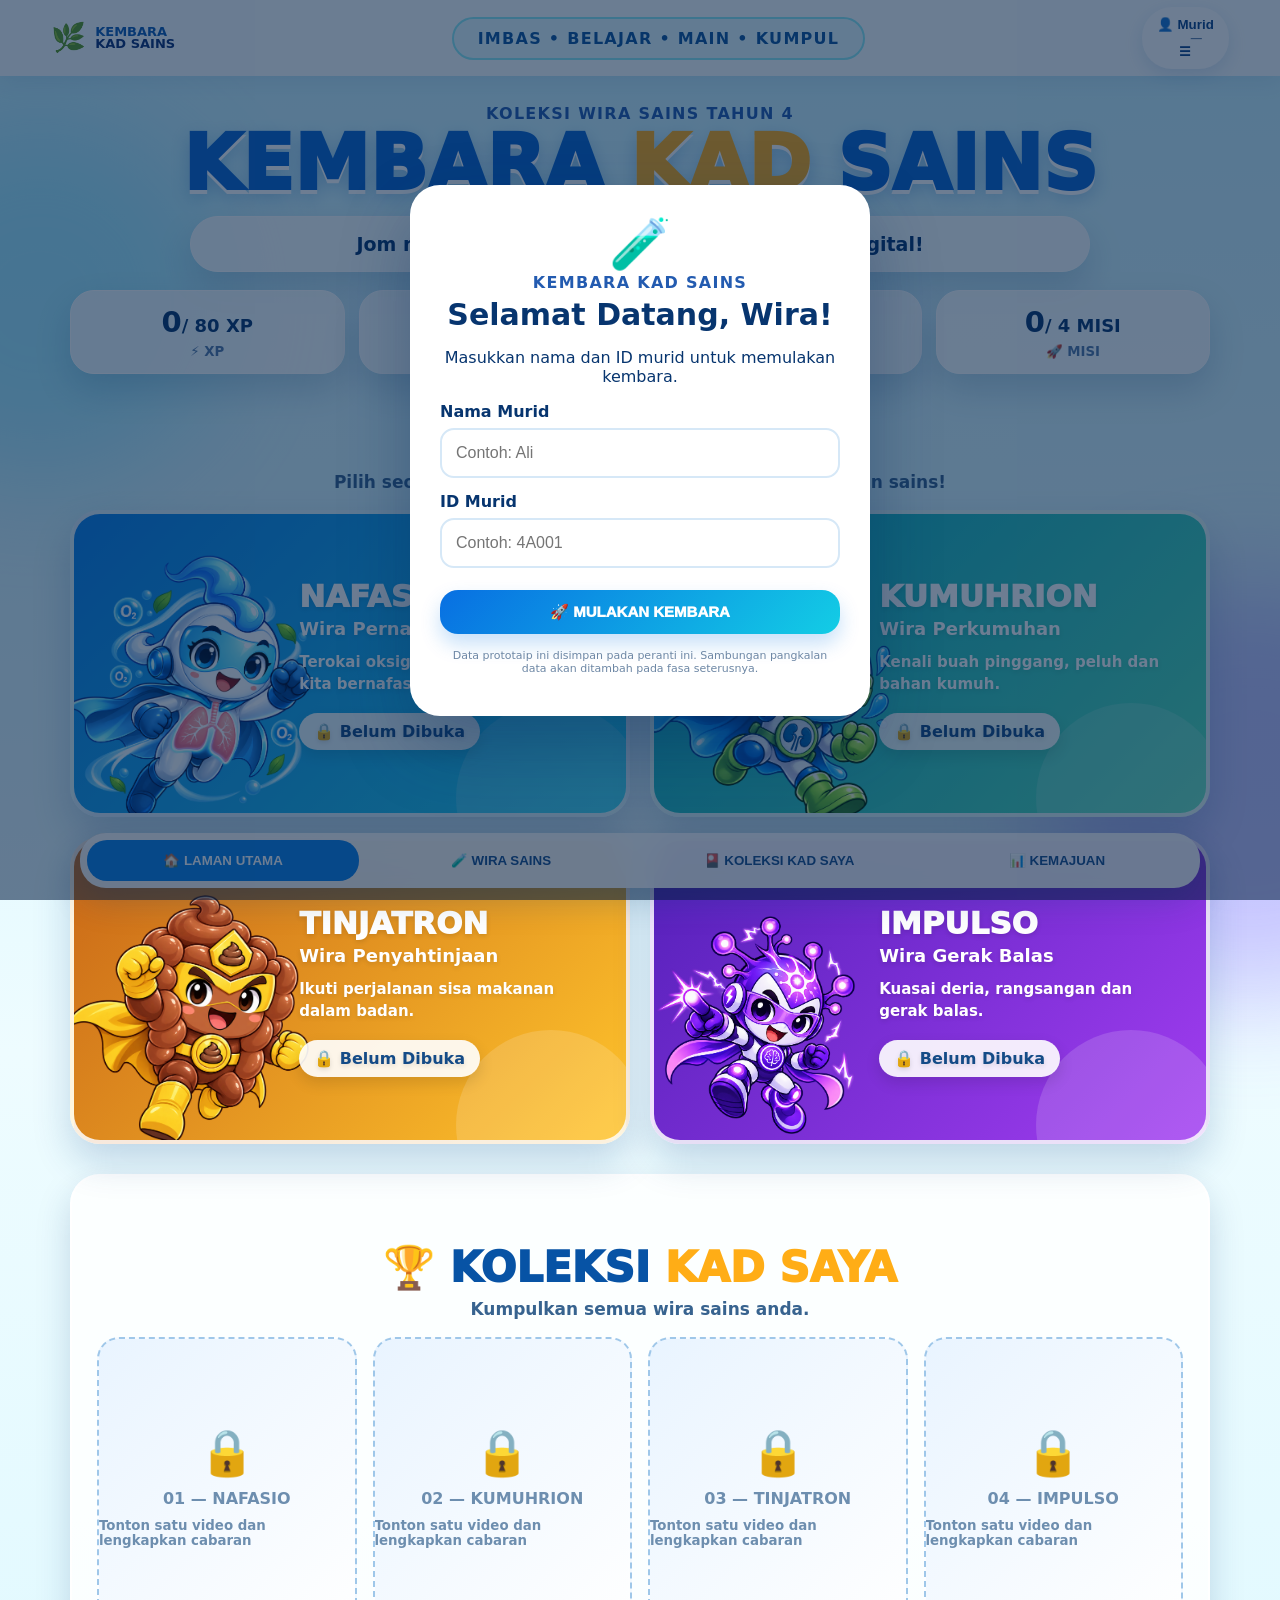
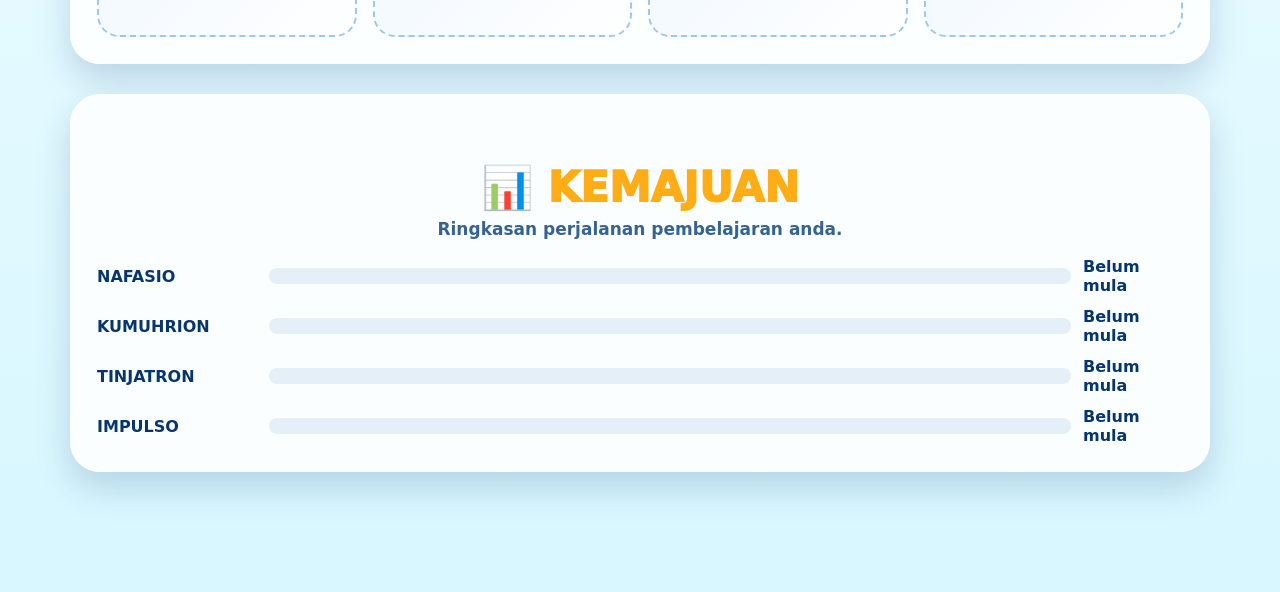
<file: index.html>
<!doctype html>
<html lang="ms">
<head>
  <meta charset="UTF-8" />
  <meta name="viewport" content="width=device-width, initial-scale=1.0" />
  <title>Kembara Kad Sains — Tahun 4</title>
  <link rel="stylesheet" href="style.css" />
</head>
<body>
  <div class="bg-orb orb1"></div><div class="bg-orb orb2"></div>
  <header class="topbar">
    <div class="brand-mini"><span>🌿</span><div>KEMBARA<br><b>KAD SAINS</b></div></div>
    <div class="tagline">IMBAS • BELAJAR • MAIN • KUMPUL</div>
    <button class="profile-pill" id="profilePill">👤 <span id="headerName">Murid</span> <small id="headerId">—</small> ☰</button>
  </header>

  <main>
    <section class="hero">
      <div class="hero-copy">
        <p class="eyebrow">KOLEKSI WIRA SAINS TAHUN 4</p>
        <h1>KEMBARA <span>KAD</span> SAINS</h1>
        <p class="welcome" id="welcomeText">Jom mulakan misi dan kumpulkan semua kad digital!</p>
      </div>
      <div class="stats">
        <div><b id="xp">0</b><span>/ 80 XP</span><small>⚡ XP</small></div>
        <div><b id="score">0</b><span>/ 80 SKOR</span><small>🏆 SKOR</small></div>
        <div><b id="cards">0</b><span>/ 4 KAD</span><small>🎴 KAD</small></div>
        <div><b id="missions">0</b><span>/ 4 MISI</span><small>🚀 MISI</small></div>
      </div>
    </section>

    <section class="mission-banner" id="qrBanner" hidden></section>

    <section class="heroes-section" id="heroesSection">
      <div class="section-heading">
        <h2>PILIH WIRA <span>KAMU</span></h2>
        <p>Pilih seorang wira untuk belajar dan memulakan cabaran sains!</p>
      </div>
      <div class="hero-grid" id="heroGrid"></div>
    </section>

    <section class="panel" id="learnPanel" hidden></section>
    <section class="panel" id="quizPanel" hidden></section>
    <section class="collection panel" id="collectionPanel">
      <div class="section-heading"><h2>🏆 KOLEKSI <span>KAD SAYA</span></h2><p>Kumpulkan semua wira sains anda.</p></div>
      <div class="collection-grid" id="collectionGrid"></div>
    </section>

    <section class="panel progress-panel" id="progressPanel">
      <div class="section-heading"><h2>📊 <span>KEMAJUAN</span></h2><p>Ringkasan perjalanan pembelajaran anda.</p></div>
      <div class="progress-list" id="progressList"></div>
    </section>
  </main>

  <nav class="bottom-nav">
    <button data-scroll="heroesSection" class="active">🏠 <span>LAMAN UTAMA</span></button>
    <button data-scroll="heroesSection">🧪 <span>WIRA SAINS</span></button>
    <button data-scroll="collectionPanel">🎴 <span>KOLEKSI KAD SAYA</span></button>
    <button data-scroll="progressPanel">📊 <span>KEMAJUAN</span></button>
  </nav>

  <div class="modal" id="profileModal">
    <div class="modal-card">
      <div class="modal-logo">🧪</div>
      <p class="eyebrow">KEMBARA KAD SAINS</p>
      <h2>Selamat Datang, Wira!</h2>
      <p>Masukkan nama dan ID murid untuk memulakan kembara.</p>
      <label>Nama Murid<input id="nameInput" placeholder="Contoh: Ali" /></label>
      <label>ID Murid<input id="idInput" placeholder="Contoh: 4A001" /></label>
      <button class="primary" id="startBtn">🚀 MULAKAN KEMBARA</button>
      <p class="tiny">Data prototaip ini disimpan pada peranti ini. Sambungan pangkalan data akan ditambah pada fasa seterusnya.</p>
    </div>
  </div>

  <div class="toast" id="toast"></div>
  <script src="script.js?v=kks-game-gate-v2"></script>
</body>
</html>
</file>
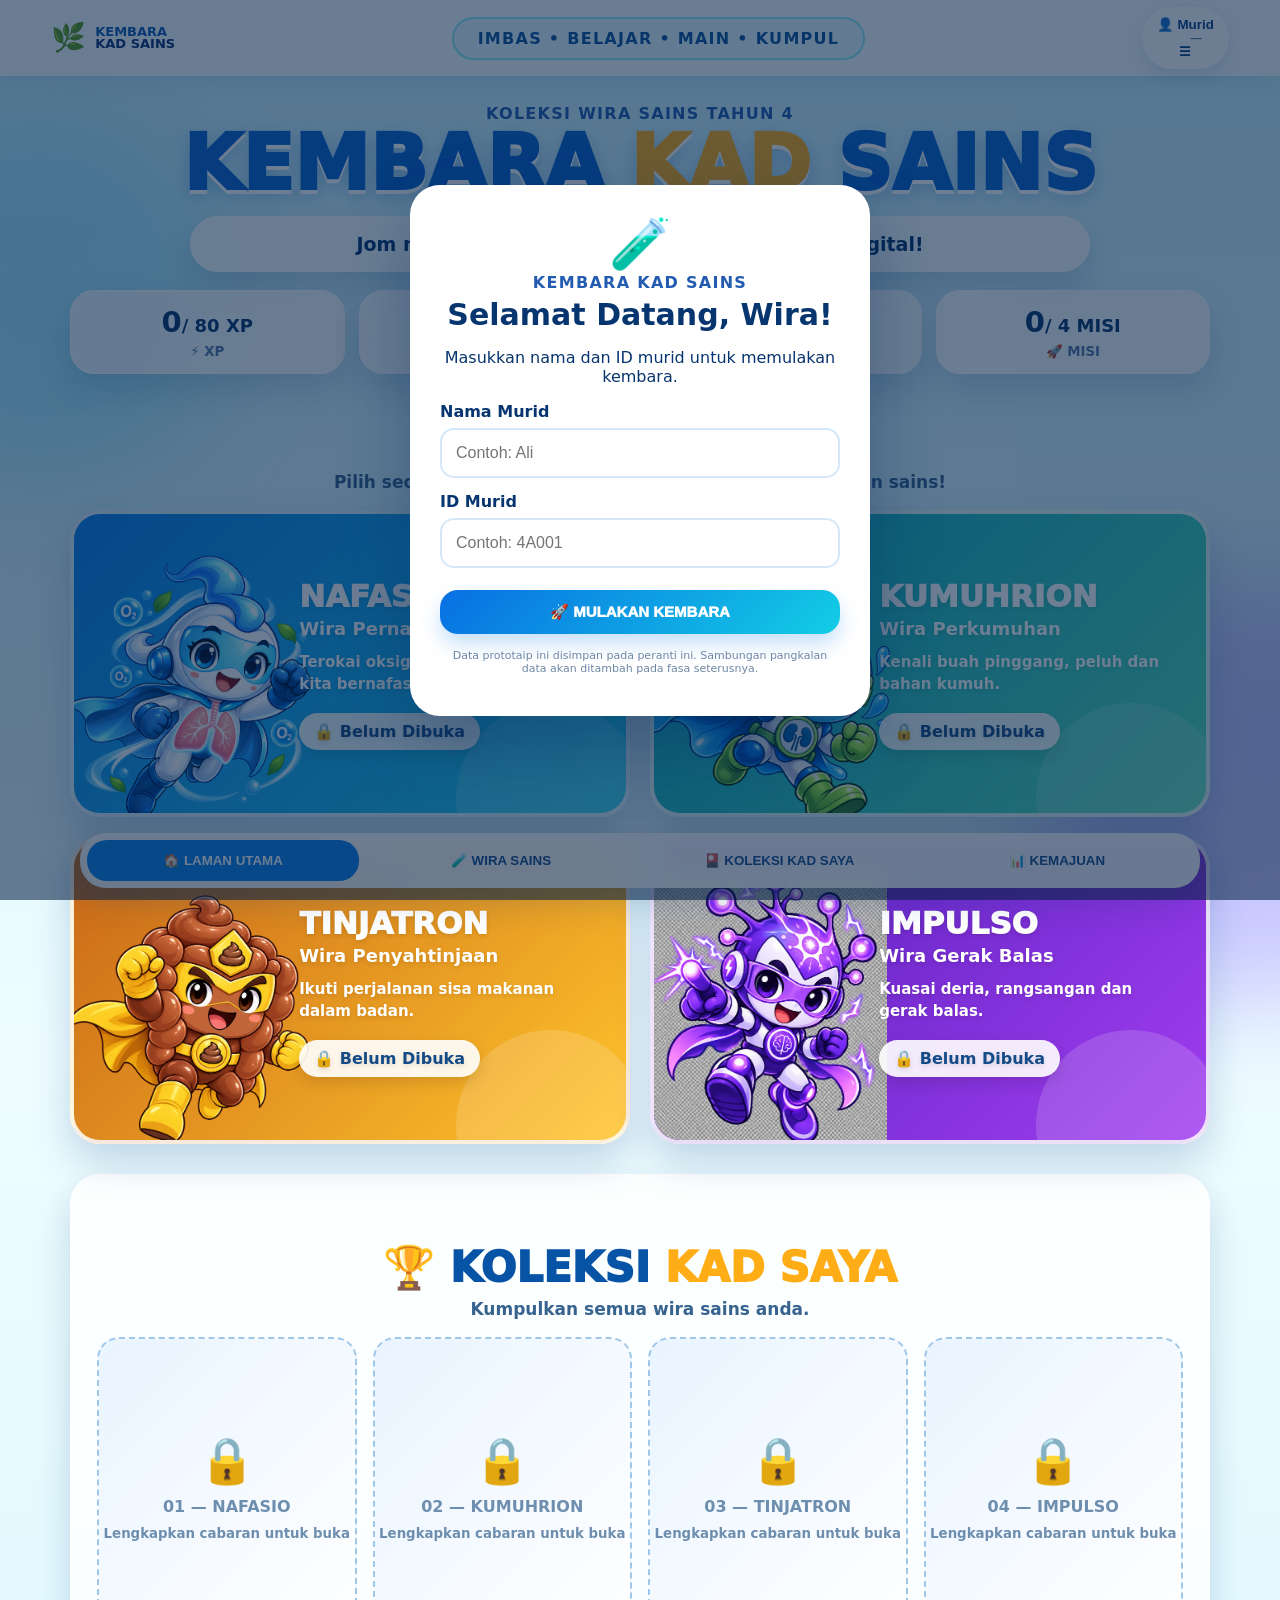
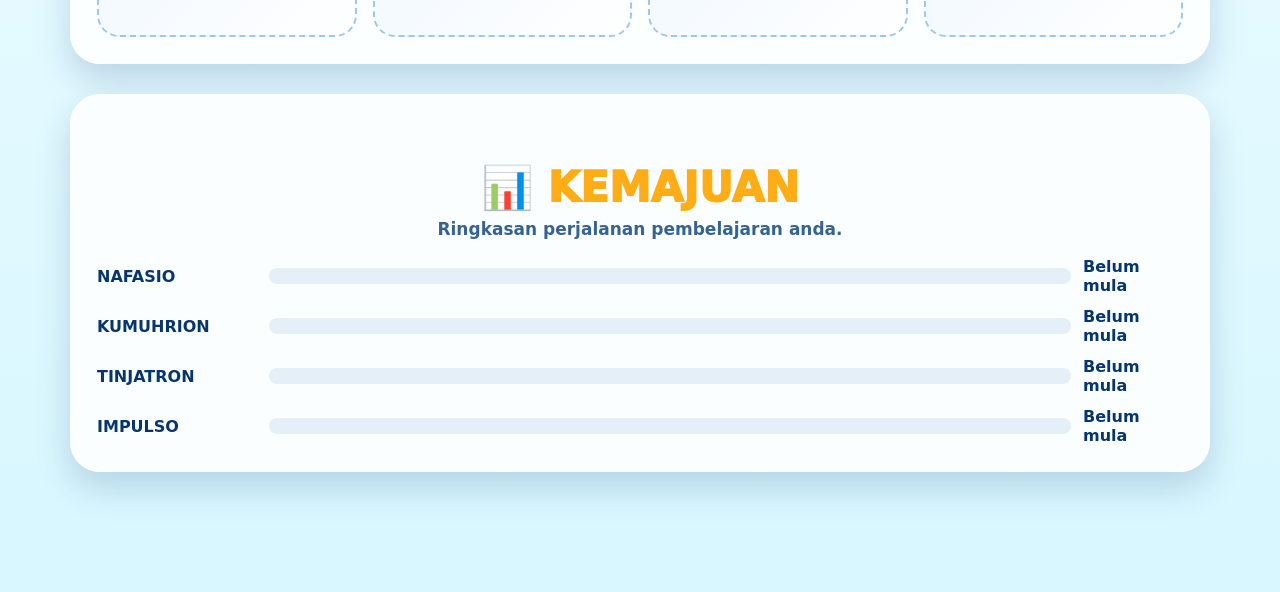
<file: kembara_kad_sains/index.html>
<!doctype html>
<html lang="ms">
<head>
  <meta charset="UTF-8" />
  <meta name="viewport" content="width=device-width, initial-scale=1.0" />
  <title>Kembara Kad Sains — Tahun 4</title>
  <link rel="stylesheet" href="style.css" />
</head>
<body>
  <div class="bg-orb orb1"></div><div class="bg-orb orb2"></div>
  <header class="topbar">
    <div class="brand-mini"><span>🌿</span><div>KEMBARA<br><b>KAD SAINS</b></div></div>
    <div class="tagline">IMBAS • BELAJAR • MAIN • KUMPUL</div>
    <button class="profile-pill" id="profilePill">👤 <span id="headerName">Murid</span> <small id="headerId">—</small> ☰</button>
  </header>

  <main>
    <section class="hero">
      <div class="hero-copy">
        <p class="eyebrow">KOLEKSI WIRA SAINS TAHUN 4</p>
        <h1>KEMBARA <span>KAD</span> SAINS</h1>
        <p class="welcome" id="welcomeText">Jom mulakan misi dan kumpulkan semua kad digital!</p>
      </div>
      <div class="stats">
        <div><b id="xp">0</b><span>/ 80 XP</span><small>⚡ XP</small></div>
        <div><b id="score">0</b><span>/ 80 SKOR</span><small>🏆 SKOR</small></div>
        <div><b id="cards">0</b><span>/ 4 KAD</span><small>🎴 KAD</small></div>
        <div><b id="missions">0</b><span>/ 4 MISI</span><small>🚀 MISI</small></div>
      </div>
    </section>

    <section class="mission-banner" id="qrBanner" hidden></section>

    <section class="heroes-section" id="heroesSection">
      <div class="section-heading">
        <h2>PILIH WIRA <span>KAMU</span></h2>
        <p>Pilih seorang wira untuk belajar dan memulakan cabaran sains!</p>
      </div>
      <div class="hero-grid" id="heroGrid"></div>
    </section>

    <section class="panel" id="learnPanel" hidden></section>
    <section class="panel" id="quizPanel" hidden></section>
    <section class="collection panel" id="collectionPanel">
      <div class="section-heading"><h2>🏆 KOLEKSI <span>KAD SAYA</span></h2><p>Kumpulkan semua wira sains anda.</p></div>
      <div class="collection-grid" id="collectionGrid"></div>
    </section>

    <section class="panel progress-panel" id="progressPanel">
      <div class="section-heading"><h2>📊 <span>KEMAJUAN</span></h2><p>Ringkasan perjalanan pembelajaran anda.</p></div>
      <div class="progress-list" id="progressList"></div>
    </section>
  </main>

  <nav class="bottom-nav">
    <button data-scroll="heroesSection" class="active">🏠 <span>LAMAN UTAMA</span></button>
    <button data-scroll="heroesSection">🧪 <span>WIRA SAINS</span></button>
    <button data-scroll="collectionPanel">🎴 <span>KOLEKSI KAD SAYA</span></button>
    <button data-scroll="progressPanel">📊 <span>KEMAJUAN</span></button>
  </nav>

  <div class="modal" id="profileModal">
    <div class="modal-card">
      <div class="modal-logo">🧪</div>
      <p class="eyebrow">KEMBARA KAD SAINS</p>
      <h2>Selamat Datang, Wira!</h2>
      <p>Masukkan nama dan ID murid untuk memulakan kembara.</p>
      <label>Nama Murid<input id="nameInput" placeholder="Contoh: Ali" /></label>
      <label>ID Murid<input id="idInput" placeholder="Contoh: 4A001" /></label>
      <button class="primary" id="startBtn">🚀 MULAKAN KEMBARA</button>
      <p class="tiny">Data prototaip ini disimpan pada peranti ini. Sambungan pangkalan data akan ditambah pada fasa seterusnya.</p>
    </div>
  </div>

  <div class="toast" id="toast"></div>
  <script src="script.js"></script>
</body>
</html>
</file>
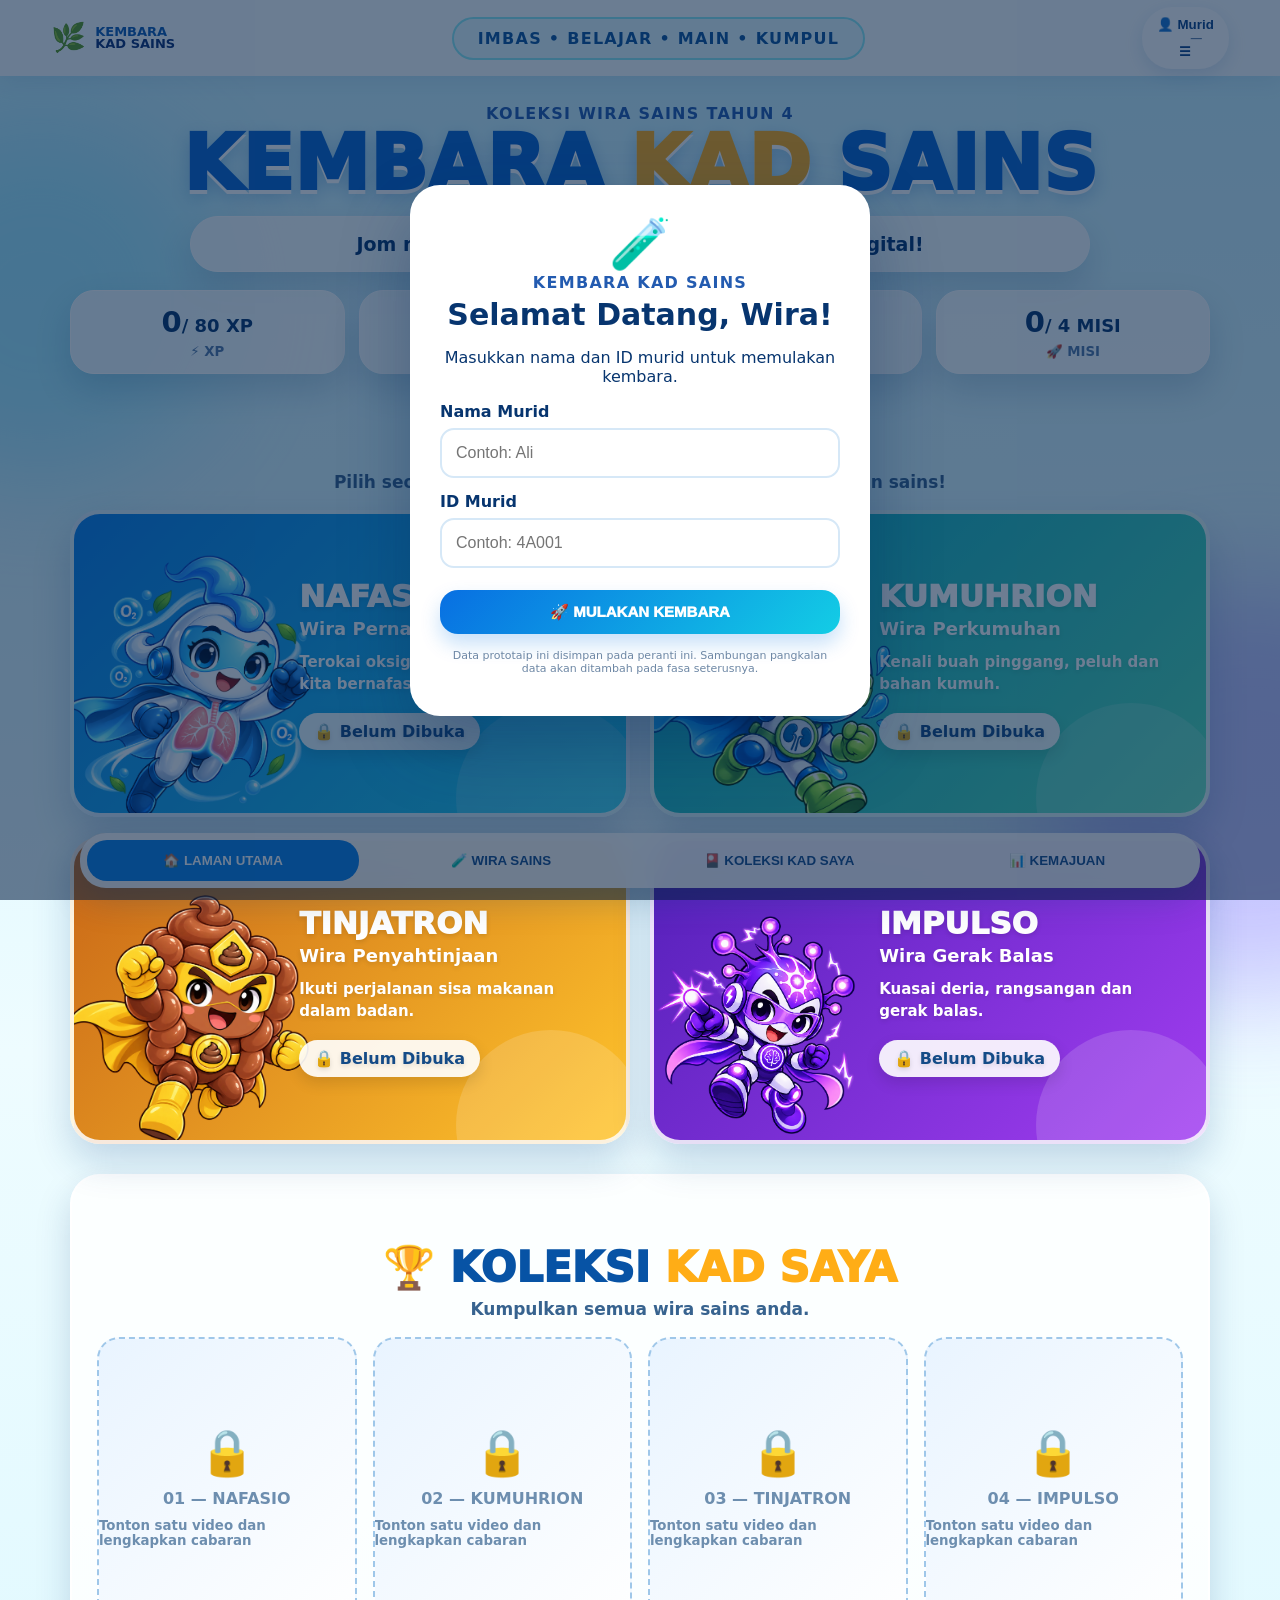
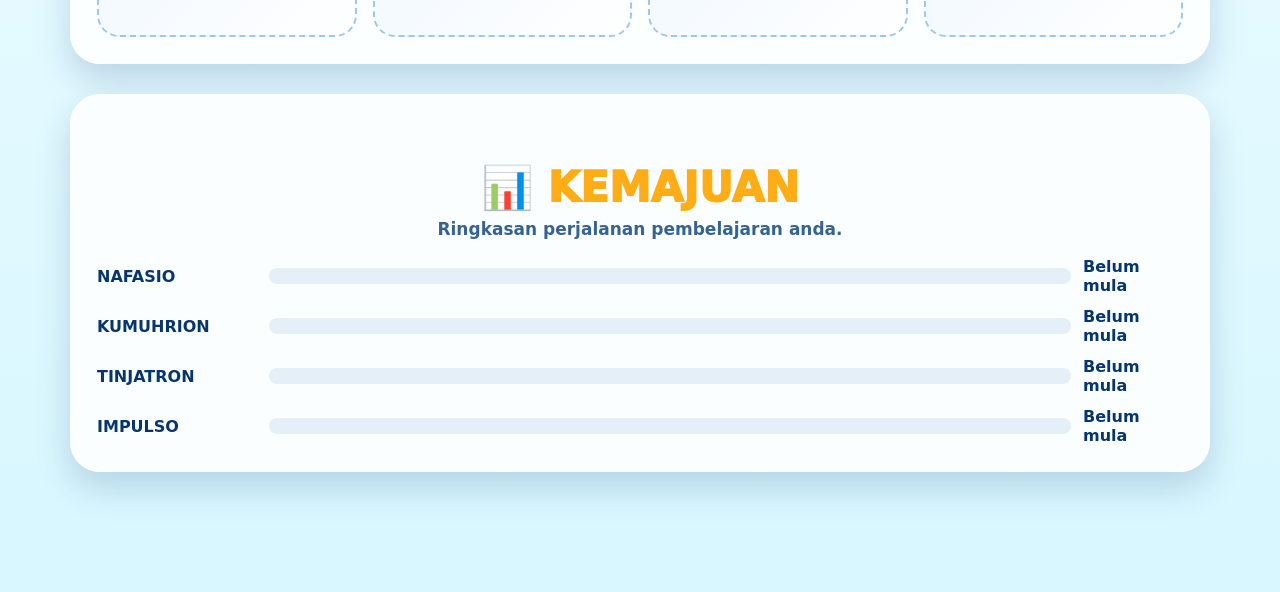
<file: index-2.html>
<!doctype html>
<html lang="ms">
<head>
  <meta charset="UTF-8" />
  <meta name="viewport" content="width=device-width, initial-scale=1.0" />
  <title>Kembara Kad Sains — Tahun 4</title>
  <link rel="stylesheet" href="style.css?v=kks-game-frame-v4" />
</head>
<body>
  <div class="bg-orb orb1"></div><div class="bg-orb orb2"></div>
  <header class="topbar">
    <div class="brand-mini"><span>🌿</span><div>KEMBARA<br><b>KAD SAINS</b></div></div>
    <div class="tagline">IMBAS • BELAJAR • MAIN • KUMPUL</div>
    <button class="profile-pill" id="profilePill">👤 <span id="headerName">Murid</span> <small id="headerId">—</small> ☰</button>
  </header>

  <main>
    <section class="hero">
      <div class="hero-copy">
        <p class="eyebrow">KOLEKSI WIRA SAINS TAHUN 4</p>
        <h1>KEMBARA <span>KAD</span> SAINS</h1>
        <p class="welcome" id="welcomeText">Jom mulakan misi dan kumpulkan semua kad digital!</p>
      </div>
      <div class="stats">
        <div><b id="xp">0</b><span>/ 80 XP</span><small>⚡ XP</small></div>
        <div><b id="score">0</b><span>/ 80 SKOR</span><small>🏆 SKOR</small></div>
        <div><b id="cards">0</b><span>/ 4 KAD</span><small>🎴 KAD</small></div>
        <div><b id="missions">0</b><span>/ 4 MISI</span><small>🚀 MISI</small></div>
      </div>
    </section>

    <section class="mission-banner" id="qrBanner" hidden></section>

    <section class="heroes-section" id="heroesSection">
      <div class="section-heading">
        <h2>PILIH WIRA <span>KAMU</span></h2>
        <p>Pilih seorang wira untuk belajar dan memulakan cabaran sains!</p>
      </div>
      <div class="hero-grid" id="heroGrid"></div>
    </section>

    <section class="panel" id="learnPanel" hidden></section>
    <section class="panel" id="quizPanel" hidden></section>
    <section class="collection panel" id="collectionPanel">
      <div class="section-heading"><h2>🏆 KOLEKSI <span>KAD SAYA</span></h2><p>Kumpulkan semua wira sains anda.</p></div>
      <div class="collection-grid" id="collectionGrid"></div>
    </section>

    <section class="panel progress-panel" id="progressPanel">
      <div class="section-heading"><h2>📊 <span>KEMAJUAN</span></h2><p>Ringkasan perjalanan pembelajaran anda.</p></div>
      <div class="progress-list" id="progressList"></div>
    </section>
  </main>

  <nav class="bottom-nav">
    <button data-scroll="heroesSection" class="active">🏠 <span>LAMAN UTAMA</span></button>
    <button data-scroll="heroesSection">🧪 <span>WIRA SAINS</span></button>
    <button data-scroll="collectionPanel">🎴 <span>KOLEKSI KAD SAYA</span></button>
    <button data-scroll="progressPanel">📊 <span>KEMAJUAN</span></button>
  </nav>

  <div class="modal" id="profileModal">
    <div class="modal-card">
      <div class="modal-logo">🧪</div>
      <p class="eyebrow">KEMBARA KAD SAINS</p>
      <h2>Selamat Datang, Wira!</h2>
      <p>Masukkan nama dan ID murid untuk memulakan kembara.</p>
      <label>Nama Murid<input id="nameInput" placeholder="Contoh: Ali" /></label>
      <label>ID Murid<input id="idInput" placeholder="Contoh: 4A001" /></label>
      <button class="primary" id="startBtn">🚀 MULAKAN KEMBARA</button>
      <p class="tiny">Data prototaip ini disimpan pada peranti ini. Sambungan pangkalan data akan ditambah pada fasa seterusnya.</p>
    </div>
  </div>

  <div class="toast" id="toast"></div>
  <script src="script.js?v=kks-game-frame-v4"></script>
</body>
</html>
</file>
<file: style.css>
:root{--navy:#083b82;--blue:#168ef0;--cyan:#22d7ed;--white:#fff;--glass:rgba(255,255,255,.84);--shadow:0 16px 35px rgba(6,54,110,.18)}
*{box-sizing:border-box}html{scroll-behavior:smooth}body{margin:0;font-family:Inter,ui-sans-serif,system-ui,-apple-system,"Segoe UI",sans-serif;color:#07356f;background:linear-gradient(180deg,#c8f3ff 0%,#eefcff 48%,#d8f7ff 100%);min-height:100vh;overflow-x:hidden}.bg-orb{position:fixed;border-radius:50%;filter:blur(55px);opacity:.35;pointer-events:none;z-index:-1}.orb1{width:360px;height:360px;background:#4dd8ff;top:120px;left:-140px}.orb2{width:420px;height:420px;background:#8b66ff;right:-180px;top:580px}
.topbar{position:sticky;top:0;z-index:30;height:76px;display:flex;align-items:center;justify-content:space-between;padding:10px 4%;background:rgba(255,255,255,.9);backdrop-filter:blur(14px);box-shadow:0 4px 22px rgba(0,75,150,.1)}.brand-mini{display:flex;align-items:center;gap:9px;font-size:13px;font-weight:800;line-height:.95;color:#0c5ab4}.brand-mini span{font-size:28px}.brand-mini b{color:#0b2f75}.tagline{font-weight:900;letter-spacing:.08em;color:#0d559d;background:#e5fbff;border:2px solid #8cecf5;border-radius:30px;padding:10px 24px}.profile-pill{border:0;background:#fff;box-shadow:0 6px 18px #2b72b52b;border-radius:30px;padding:10px 15px;font-weight:800;color:#0b4389;cursor:pointer}.profile-pill small{display:block;color:#5e7fa8;font-weight:700;margin-left:22px}
main{max-width:1180px;margin:0 auto;padding:28px 20px 120px}.hero{text-align:center}.eyebrow{font-weight:900;letter-spacing:.08em;margin:0 0 5px;color:#235bb0}.hero h1{font-size:clamp(40px,7vw,76px);line-height:.95;margin:5px 0 16px;color:#0964cf;text-shadow:0 4px 0 #fff,0 7px 18px #0b5eb54d;font-weight:1000}.hero h1 span,.section-heading h2 span{color:#ffad16}.welcome{max-width:900px;margin:0 auto 18px;background:var(--glass);border:1px solid #fff;border-radius:28px;padding:16px;font-size:19px;font-weight:800;box-shadow:var(--shadow)}.stats{display:grid;grid-template-columns:repeat(4,1fr);gap:14px}.stats>div{background:rgba(255,255,255,.82);border:1px solid #fff;border-radius:24px;padding:14px;box-shadow:var(--shadow)}.stats b{font-size:29px}.stats span{font-size:18px;font-weight:900}.stats small{display:block;margin-top:5px;font-weight:800;color:#5278a8}.mission-banner{margin:18px auto;padding:14px 20px;max-width:920px;border-radius:20px;background:linear-gradient(90deg,#fff7bd,#fff);border:2px solid #ffd54a;font-weight:900;text-align:center;box-shadow:var(--shadow)}
.section-heading{text-align:center;margin:42px 0 18px}.section-heading h2{font-size:42px;margin:0;font-weight:1000;color:#0753a5}.section-heading p{font-size:17px;margin:7px 0;color:#37638f;font-weight:700}.hero-grid{display:grid;grid-template-columns:1fr 1fr;gap:20px}.hero-card{position:relative;min-height:300px;border-radius:30px;padding:24px 22px 20px;overflow:hidden;color:white;box-shadow:0 18px 38px rgba(8,63,130,.2);border:4px solid rgba(255,255,255,.85);cursor:pointer;transition:.25s transform,.25s box-shadow}.hero-card:hover{transform:translateY(-7px) scale(1.01);box-shadow:0 24px 48px rgba(8,63,130,.28)}.hero-card.locked .character{filter:saturate(.82) brightness(.88)}.hero-card::after{content:"";position:absolute;inset:auto -20px -80px auto;width:190px;height:190px;border-radius:50%;background:rgba(255,255,255,.15)}.nafasio{background:linear-gradient(135deg,#087eea,#26d5ef)}.kumuhrion{background:linear-gradient(135deg,#08a8c6,#55e1b6)}.tinjatron{background:linear-gradient(135deg,#c96717,#ffc42c)}.impulso{background:linear-gradient(135deg,#5420b9,#a13df0)}.character{position:absolute;left:-10px;bottom:-8px;width:45%;height:95%;object-fit:contain;object-position:center bottom;transition:.25s transform;z-index:1}.hero-card:hover .character{transform:scale(1.06) translateY(-4px)}.hero-content{position:relative;z-index:2;margin-left:40%;min-height:255px;display:flex;flex-direction:column;justify-content:center;text-shadow:0 2px 5px rgba(0,0,0,.12)}.hero-content h3{font-size:31px;line-height:1;margin:0 0 6px;font-weight:1000}.hero-content h4{font-size:18px;margin:0 0 13px}.hero-content p{font-size:15px;line-height:1.45;font-weight:700;margin:0 0 18px}.status{align-self:flex-start;background:rgba(255,255,255,.9);color:#144b87;border-radius:20px;padding:9px 15px;font-weight:900;box-shadow:0 6px 15px rgba(0,0,0,.12)}.hero-card.active{outline:6px solid #ffe34e;animation:pulse 1.6s infinite}.hero-card.unlocked .status{background:#eaffd6;color:#25741f}.hero-card.unlocked{border-color:#dfff9d}@keyframes pulse{0%,100%{box-shadow:0 18px 38px rgba(8,63,130,.2),0 0 0 0 rgba(255,227,78,.7)}50%{box-shadow:0 20px 44px rgba(8,63,130,.25),0 0 0 10px rgba(255,227,78,0)}}
.panel{margin-top:30px;background:rgba(255,255,255,.86);border:2px solid rgba(255,255,255,.9);border-radius:30px;padding:25px;box-shadow:var(--shadow)}.learn-head{display:grid;grid-template-columns:280px 1fr;gap:25px;align-items:center}.learn-head img{width:100%;height:270px;object-fit:contain}.learn-copy h2{font-size:38px;margin:0;color:#0954a4}.learn-copy .concept{font-weight:900;color:#ed9910}.fact-grid{display:grid;grid-template-columns:repeat(2,1fr);gap:13px;margin:20px 0}.fact{background:#eefaff;border-radius:18px;padding:16px;font-weight:700}.actions{display:flex;gap:12px;flex-wrap:wrap}.primary,.secondary{border:0;border-radius:18px;padding:13px 19px;font-weight:1000;cursor:pointer;font-size:15px}.primary{background:linear-gradient(135deg,#086fe2,#13cde5);color:#fff;box-shadow:0 10px 20px #087be53b}.secondary{background:#f3f7ff;color:#14549a;border:2px solid #d7e9ff}.quiz-top{display:flex;justify-content:space-between;gap:15px;align-items:center}.quiz-q{font-size:24px;font-weight:950;margin:22px 0}.answers{display:grid;gap:12px}.answer{padding:15px;border:2px solid #d9eafa;background:#fff;border-radius:17px;text-align:left;font-weight:800;cursor:pointer}.answer:hover{border-color:#1a9bea;background:#effaff}.answer.selected{border-color:#1a9bea;background:#e4f8ff}.result{text-align:center;padding:25px}.result .big{font-size:55px;font-weight:1000;color:#0a6dd5}.collection-grid{display:grid;grid-template-columns:repeat(4,1fr);gap:16px}.collection-card{min-height:300px;border-radius:22px;position:relative;overflow:hidden;background:linear-gradient(135deg,#e9f4ff,#fff);border:2px dashed #9fc7e9;display:flex;align-items:center;justify-content:center}.collection-card img{width:100%;height:100%;object-fit:contain;padding:8px}.collection-card.locked{color:#6d8eaf;font-weight:900;flex-direction:column;gap:10px}.lock{font-size:45px}.progress-list{display:grid;gap:12px}.progress-row{display:grid;grid-template-columns:160px 1fr 100px;align-items:center;gap:12px;font-weight:900}.bar{height:16px;background:#e5eff8;border-radius:20px;overflow:hidden}.bar span{display:block;height:100%;border-radius:20px;background:linear-gradient(90deg,#0a86ef,#26d7d4)}
.bottom-nav{position:fixed;bottom:12px;left:50%;transform:translateX(-50%);z-index:40;width:min(1120px,calc(100% - 24px));display:grid;grid-template-columns:repeat(4,1fr);gap:6px;padding:7px;background:rgba(255,255,255,.94);backdrop-filter:blur(14px);border-radius:26px;box-shadow:0 12px 35px rgba(0,60,120,.22)}.bottom-nav button{border:0;background:transparent;border-radius:20px;padding:13px 7px;color:#194f8d;font-weight:900;cursor:pointer}.bottom-nav button.active,.bottom-nav button:hover{background:#0a80e9;color:#fff}.modal{position:fixed;inset:0;z-index:100;background:rgba(4,31,68,.58);display:flex;align-items:center;justify-content:center;padding:20px}.modal[hidden]{display:none}.modal-card{width:min(460px,100%);background:#fff;border-radius:30px;padding:30px;box-shadow:0 30px 70px #002b5e55;text-align:center}.modal-logo{font-size:50px}.modal-card h2{font-size:30px;margin:5px}.modal-card label{display:block;text-align:left;font-weight:900;margin:14px 0}.modal-card input{display:block;width:100%;margin-top:7px;padding:14px;border:2px solid #d6e8f7;border-radius:14px;font-size:16px}.modal-card .primary{width:100%;margin-top:8px}.tiny{font-size:11px;color:#6d87a5;margin-top:15px}.toast{position:fixed;top:92px;left:50%;transform:translate(-50%,-20px);background:#073d82;color:white;padding:13px 20px;border-radius:18px;box-shadow:var(--shadow);font-weight:900;opacity:0;pointer-events:none;transition:.25s;z-index:80}.toast.show{opacity:1;transform:translate(-50%,0)}
@media(max-width:850px){.tagline{display:none}.hero-grid{grid-template-columns:1fr}.collection-grid{grid-template-columns:1fr 1fr}.stats{grid-template-columns:1fr 1fr}.learn-head{grid-template-columns:1fr}.character{width:40%}.hero-content{margin-left:38%}}@media(max-width:560px){main{padding:20px 12px 115px}.hero h1{font-size:42px}.stats{gap:8px}.stats>div{padding:11px 7px}.stats b{font-size:22px}.stats span{font-size:13px}.hero-card{min-height:260px;padding:18px}.hero-content h3{font-size:24px}.hero-content h4{font-size:15px}.hero-content p{font-size:13px}.character{width:42%;left:-13px}.hero-content{margin-left:39%;min-height:220px}.collection-grid{grid-template-columns:1fr 1fr}.collection-card{min-height:230px}.bottom-nav button{font-size:11px}.bottom-nav button span{display:block}.section-heading h2{font-size:32px}}
/* IMPULSO CHARACTER FIX */
.hero-card.impulso .character{
  width:38%;
  height:82%;
  left:-2px;
  bottom:6px;
  object-fit:contain;
  object-position:center bottom;
  z-index:1;
}

.hero-card.impulso .hero-content{
  margin-left:40%;
  position:relative;
  z-index:2;
}

@media(max-width:850px){
  .hero-card.impulso .character{
    width:38%;
    height:82%;
    left:-4px;
    bottom:5px;
  }

  .hero-card.impulso .hero-content{
    margin-left:39%;
  }
}

@media(max-width:560px){
  .hero-card.impulso .character{
    width:40%;
    height:78%;
    left:-8px;
    bottom:5px;
  }

  .hero-card.impulso .hero-content{
    margin-left:40%;
  }
}
/* ===== VIDEO RESPONSIVE FIX ===== */

.video-box {
  width: 100%;
  box-sizing: border-box;
}

.video-box iframe {
  width: 100% !important;
  height: min(78vh, 900px) !important;
  min-height: 620px !important;
  min-width: 0 !important;
  max-width: 100% !important;
  display: block;
  border: 0 !important;
}

.video-box > div[style*="aspect-ratio"] {
  width: 100% !important;
  max-width: none !important;
  aspect-ratio: 16 / 9 !important;
  height: auto !important;
  min-height: 0 !important;
}

@media (max-width: 560px) {

  .video-box {
    width: 100%;
    padding: 12px !important;
    border-radius: 18px !important;
    box-sizing: border-box;
  }

  .video-box > div[style*="aspect-ratio"] {
    width: 100% !important;
    aspect-ratio: 16 / 9 !important;
    border-radius: 14px !important;
  }

  .video-box iframe {
    width: 100% !important;
    height: 72vh !important;
    min-height: 520px !important;
  }
}

/* KKS GAME FRAME SIZE FIX v3 */
#heroGameFrame {
  display: block !important;
  width: 100% !important;
  height: 82vh !important;
  min-height: 760px !important;
  max-height: 1100px !important;
  border: 0 !important;
}
@media (max-width: 700px) {
  #heroGameFrame {
    height: 78vh !important;
    min-height: 680px !important;
  }
}
</file>
<file: kembara_kad_sains/style.css>
:root{--navy:#083b82;--blue:#168ef0;--cyan:#22d7ed;--white:#fff;--glass:rgba(255,255,255,.84);--shadow:0 16px 35px rgba(6,54,110,.18)}
*{box-sizing:border-box}html{scroll-behavior:smooth}body{margin:0;font-family:Inter,ui-sans-serif,system-ui,-apple-system,"Segoe UI",sans-serif;color:#07356f;background:linear-gradient(180deg,#c8f3ff 0%,#eefcff 48%,#d8f7ff 100%);min-height:100vh;overflow-x:hidden}.bg-orb{position:fixed;border-radius:50%;filter:blur(55px);opacity:.35;pointer-events:none;z-index:-1}.orb1{width:360px;height:360px;background:#4dd8ff;top:120px;left:-140px}.orb2{width:420px;height:420px;background:#8b66ff;right:-180px;top:580px}
.topbar{position:sticky;top:0;z-index:30;height:76px;display:flex;align-items:center;justify-content:space-between;padding:10px 4%;background:rgba(255,255,255,.9);backdrop-filter:blur(14px);box-shadow:0 4px 22px rgba(0,75,150,.1)}.brand-mini{display:flex;align-items:center;gap:9px;font-size:13px;font-weight:800;line-height:.95;color:#0c5ab4}.brand-mini span{font-size:28px}.brand-mini b{color:#0b2f75}.tagline{font-weight:900;letter-spacing:.08em;color:#0d559d;background:#e5fbff;border:2px solid #8cecf5;border-radius:30px;padding:10px 24px}.profile-pill{border:0;background:#fff;box-shadow:0 6px 18px #2b72b52b;border-radius:30px;padding:10px 15px;font-weight:800;color:#0b4389;cursor:pointer}.profile-pill small{display:block;color:#5e7fa8;font-weight:700;margin-left:22px}
main{max-width:1180px;margin:0 auto;padding:28px 20px 120px}.hero{text-align:center}.eyebrow{font-weight:900;letter-spacing:.08em;margin:0 0 5px;color:#235bb0}.hero h1{font-size:clamp(40px,7vw,76px);line-height:.95;margin:5px 0 16px;color:#0964cf;text-shadow:0 4px 0 #fff,0 7px 18px #0b5eb54d;font-weight:1000}.hero h1 span,.section-heading h2 span{color:#ffad16}.welcome{max-width:900px;margin:0 auto 18px;background:var(--glass);border:1px solid #fff;border-radius:28px;padding:16px;font-size:19px;font-weight:800;box-shadow:var(--shadow)}.stats{display:grid;grid-template-columns:repeat(4,1fr);gap:14px}.stats>div{background:rgba(255,255,255,.82);border:1px solid #fff;border-radius:24px;padding:14px;box-shadow:var(--shadow)}.stats b{font-size:29px}.stats span{font-size:18px;font-weight:900}.stats small{display:block;margin-top:5px;font-weight:800;color:#5278a8}.mission-banner{margin:18px auto;padding:14px 20px;max-width:920px;border-radius:20px;background:linear-gradient(90deg,#fff7bd,#fff);border:2px solid #ffd54a;font-weight:900;text-align:center;box-shadow:var(--shadow)}
.section-heading{text-align:center;margin:42px 0 18px}.section-heading h2{font-size:42px;margin:0;font-weight:1000;color:#0753a5}.section-heading p{font-size:17px;margin:7px 0;color:#37638f;font-weight:700}.hero-grid{display:grid;grid-template-columns:1fr 1fr;gap:20px}.hero-card{position:relative;min-height:300px;border-radius:30px;padding:24px 22px 20px;overflow:hidden;color:white;box-shadow:0 18px 38px rgba(8,63,130,.2);border:4px solid rgba(255,255,255,.85);cursor:pointer;transition:.25s transform,.25s box-shadow}.hero-card:hover{transform:translateY(-7px) scale(1.01);box-shadow:0 24px 48px rgba(8,63,130,.28)}.hero-card.locked .character{filter:saturate(.82) brightness(.88)}.hero-card::after{content:"";position:absolute;inset:auto -20px -80px auto;width:190px;height:190px;border-radius:50%;background:rgba(255,255,255,.15)}.nafasio{background:linear-gradient(135deg,#087eea,#26d5ef)}.kumuhrion{background:linear-gradient(135deg,#08a8c6,#55e1b6)}.tinjatron{background:linear-gradient(135deg,#c96717,#ffc42c)}.impulso{background:linear-gradient(135deg,#5420b9,#a13df0)}.character{position:absolute;left:-10px;bottom:-8px;width:45%;height:95%;object-fit:contain;object-position:center bottom;transition:.25s transform;z-index:1}.hero-card:hover .character{transform:scale(1.06) translateY(-4px)}.hero-content{position:relative;z-index:2;margin-left:40%;min-height:255px;display:flex;flex-direction:column;justify-content:center;text-shadow:0 2px 5px rgba(0,0,0,.12)}.hero-content h3{font-size:31px;line-height:1;margin:0 0 6px;font-weight:1000}.hero-content h4{font-size:18px;margin:0 0 13px}.hero-content p{font-size:15px;line-height:1.45;font-weight:700;margin:0 0 18px}.status{align-self:flex-start;background:rgba(255,255,255,.9);color:#144b87;border-radius:20px;padding:9px 15px;font-weight:900;box-shadow:0 6px 15px rgba(0,0,0,.12)}.hero-card.active{outline:6px solid #ffe34e;animation:pulse 1.6s infinite}.hero-card.unlocked .status{background:#eaffd6;color:#25741f}.hero-card.unlocked{border-color:#dfff9d}@keyframes pulse{0%,100%{box-shadow:0 18px 38px rgba(8,63,130,.2),0 0 0 0 rgba(255,227,78,.7)}50%{box-shadow:0 20px 44px rgba(8,63,130,.25),0 0 0 10px rgba(255,227,78,0)}}
.panel{margin-top:30px;background:rgba(255,255,255,.86);border:2px solid rgba(255,255,255,.9);border-radius:30px;padding:25px;box-shadow:var(--shadow)}.learn-head{display:grid;grid-template-columns:280px 1fr;gap:25px;align-items:center}.learn-head img{width:100%;height:270px;object-fit:contain}.learn-copy h2{font-size:38px;margin:0;color:#0954a4}.learn-copy .concept{font-weight:900;color:#ed9910}.fact-grid{display:grid;grid-template-columns:repeat(2,1fr);gap:13px;margin:20px 0}.fact{background:#eefaff;border-radius:18px;padding:16px;font-weight:700}.actions{display:flex;gap:12px;flex-wrap:wrap}.primary,.secondary{border:0;border-radius:18px;padding:13px 19px;font-weight:1000;cursor:pointer;font-size:15px}.primary{background:linear-gradient(135deg,#086fe2,#13cde5);color:#fff;box-shadow:0 10px 20px #087be53b}.secondary{background:#f3f7ff;color:#14549a;border:2px solid #d7e9ff}.quiz-top{display:flex;justify-content:space-between;gap:15px;align-items:center}.quiz-q{font-size:24px;font-weight:950;margin:22px 0}.answers{display:grid;gap:12px}.answer{padding:15px;border:2px solid #d9eafa;background:#fff;border-radius:17px;text-align:left;font-weight:800;cursor:pointer}.answer:hover{border-color:#1a9bea;background:#effaff}.answer.selected{border-color:#1a9bea;background:#e4f8ff}.result{text-align:center;padding:25px}.result .big{font-size:55px;font-weight:1000;color:#0a6dd5}.collection-grid{display:grid;grid-template-columns:repeat(4,1fr);gap:16px}.collection-card{min-height:300px;border-radius:22px;position:relative;overflow:hidden;background:linear-gradient(135deg,#e9f4ff,#fff);border:2px dashed #9fc7e9;display:flex;align-items:center;justify-content:center}.collection-card img{width:100%;height:100%;object-fit:contain;padding:8px}.collection-card.locked{color:#6d8eaf;font-weight:900;flex-direction:column;gap:10px}.lock{font-size:45px}.progress-list{display:grid;gap:12px}.progress-row{display:grid;grid-template-columns:160px 1fr 100px;align-items:center;gap:12px;font-weight:900}.bar{height:16px;background:#e5eff8;border-radius:20px;overflow:hidden}.bar span{display:block;height:100%;border-radius:20px;background:linear-gradient(90deg,#0a86ef,#26d7d4)}
.bottom-nav{position:fixed;bottom:12px;left:50%;transform:translateX(-50%);z-index:40;width:min(1120px,calc(100% - 24px));display:grid;grid-template-columns:repeat(4,1fr);gap:6px;padding:7px;background:rgba(255,255,255,.94);backdrop-filter:blur(14px);border-radius:26px;box-shadow:0 12px 35px rgba(0,60,120,.22)}.bottom-nav button{border:0;background:transparent;border-radius:20px;padding:13px 7px;color:#194f8d;font-weight:900;cursor:pointer}.bottom-nav button.active,.bottom-nav button:hover{background:#0a80e9;color:#fff}.modal{position:fixed;inset:0;z-index:100;background:rgba(4,31,68,.58);display:flex;align-items:center;justify-content:center;padding:20px}.modal[hidden]{display:none}.modal-card{width:min(460px,100%);background:#fff;border-radius:30px;padding:30px;box-shadow:0 30px 70px #002b5e55;text-align:center}.modal-logo{font-size:50px}.modal-card h2{font-size:30px;margin:5px}.modal-card label{display:block;text-align:left;font-weight:900;margin:14px 0}.modal-card input{display:block;width:100%;margin-top:7px;padding:14px;border:2px solid #d6e8f7;border-radius:14px;font-size:16px}.modal-card .primary{width:100%;margin-top:8px}.tiny{font-size:11px;color:#6d87a5;margin-top:15px}.toast{position:fixed;top:92px;left:50%;transform:translate(-50%,-20px);background:#073d82;color:white;padding:13px 20px;border-radius:18px;box-shadow:var(--shadow);font-weight:900;opacity:0;pointer-events:none;transition:.25s;z-index:80}.toast.show{opacity:1;transform:translate(-50%,0)}
@media(max-width:850px){.tagline{display:none}.hero-grid{grid-template-columns:1fr}.collection-grid{grid-template-columns:1fr 1fr}.stats{grid-template-columns:1fr 1fr}.learn-head{grid-template-columns:1fr}.character{width:40%}.hero-content{margin-left:38%}}@media(max-width:560px){main{padding:20px 12px 115px}.hero h1{font-size:42px}.stats{gap:8px}.stats>div{padding:11px 7px}.stats b{font-size:22px}.stats span{font-size:13px}.hero-card{min-height:260px;padding:18px}.hero-content h3{font-size:24px}.hero-content h4{font-size:15px}.hero-content p{font-size:13px}.character{width:42%;left:-13px}.hero-content{margin-left:39%;min-height:220px}.collection-grid{grid-template-columns:1fr 1fr}.collection-card{min-height:230px}.bottom-nav button{font-size:11px}.bottom-nav button span{display:block}.section-heading h2{font-size:32px}}
</file>
